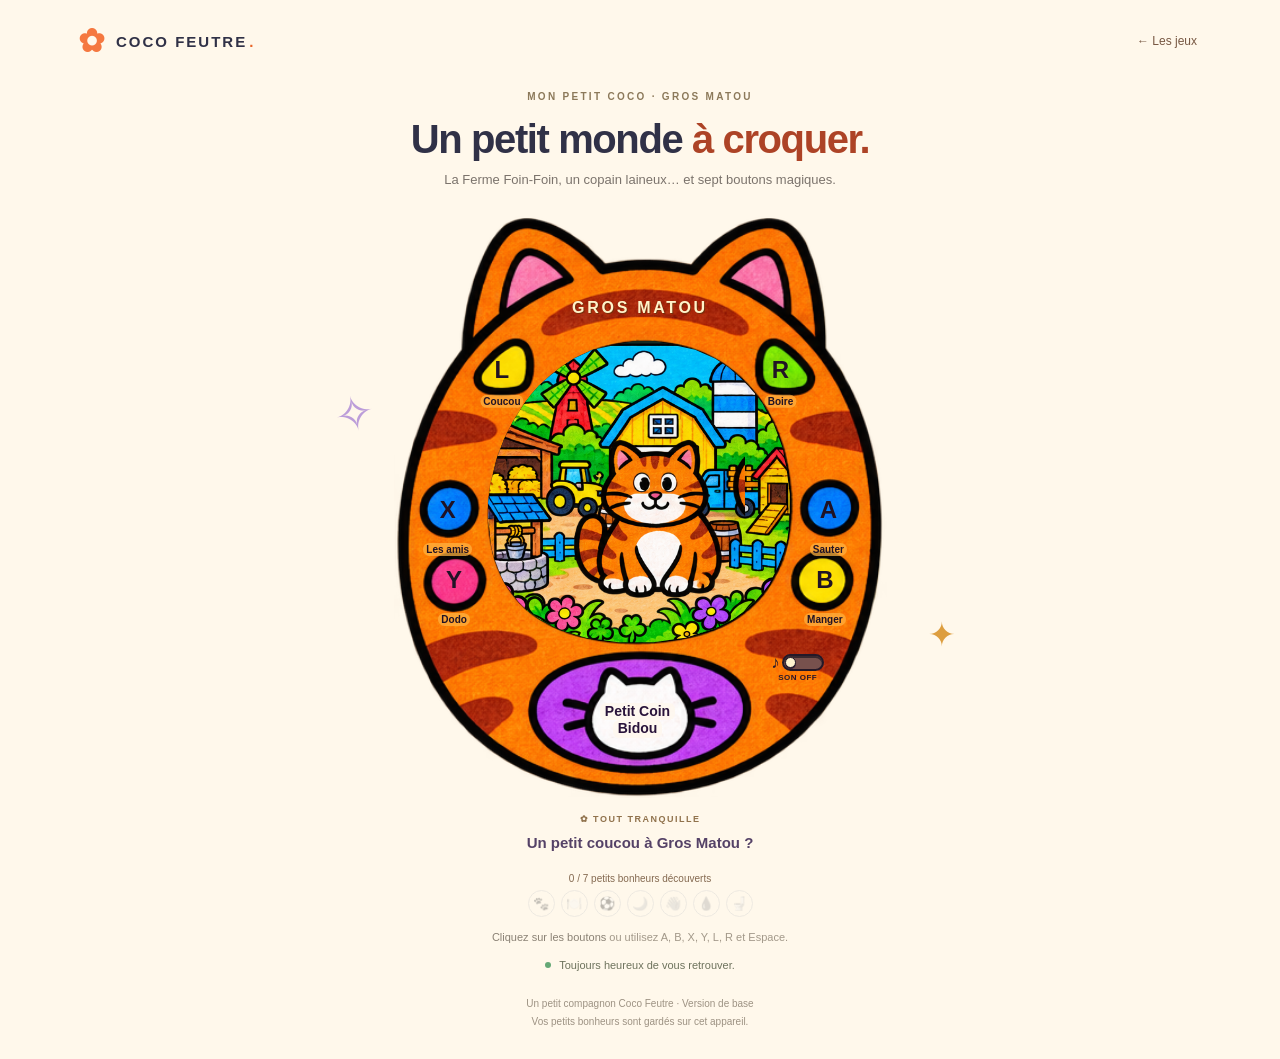
<file: tamagotchi/index.html>
<!doctype html>
<html lang="fr"><head>
<meta charset="utf-8"><meta name="viewport" content="width=device-width, initial-scale=1">
<meta name="theme-color" content="#fff8eb"><meta name="description" content="Gros Matou dans sa petite console-œuf Coco Feutre. Sept boutons, Pinouille et la Ferme Foin-Foin.">
<title>Gros Matou · Mon petit Coco</title><link rel="stylesheet" href="style.css"><link rel="stylesheet" href="screen-mask.css">
</head><body>
<header><a class="brand" href="../#jeux" aria-label="Retour aux Jeux Coco Feutre"><span class="brand-mark">✿</span> COCO FEUTRE<span class="brand-dot">.</span></a><a class="back-link" href="../#jeux">← Les jeux</a></header>
<main><div class="intro"><span class="eyebrow">MON PETIT COCO · GROS MATOU</span><h1>Un petit monde <span>à croquer.</span></h1><p>La Ferme Foin-Foin, un copain laineux… et sept boutons magiques.</p></div>
<div class="toy-wrap"><span class="doodle star-left" aria-hidden="true">✧</span><span class="doodle star-right" aria-hidden="true">✦</span>
<div class="console" aria-label="Console-œuf de Gros Matou">
<div class="shell-art art" data-art="shell" aria-hidden="true"></div>
<div class="toy-title" aria-hidden="true">GROS MATOU</div>
<button id="sound" class="sound-switch" type="button" aria-pressed="false" aria-label="Activer le son" title="Activer ou couper les sons et les miaous"><span class="sound-icon" aria-hidden="true">♪</span><span class="sound-track" aria-hidden="true"><i></i></span><span class="sound-label">SON OFF</span></button>
<div class="screen" data-state="idle" role="img" aria-label="Gros Matou dans la cour de la Ferme Foin-Foin">
<div class="farm art" data-art="farm"></div><div class="night"></div><span class="moon" aria-hidden="true">☾</span>
<div class="pillow prop art" data-art="pillow"></div>
<div class="cat actor art" id="cat" data-art="front"></div>
<div class="friend actor art" data-art="pinouille"></div>
<div class="ball prop art" data-art="ball"></div><div class="water prop art" data-art="water"></div><div class="food prop art" data-art="food"></div>
<div class="toilet prop art" data-art="toilet"></div>
<div class="grass art" data-art="grass"></div><div class="sparkles" id="effect-text" aria-hidden="true">♡</div>
</div>
<button class="control shoulder l" data-action="wave" aria-label="L : faire coucou et miaou" title="Coucou… et miaou !"><b>L</b><span>Coucou</span></button>
<button class="control shoulder r" data-action="drink" aria-label="R : boire un bol d’eau"><b>R</b><span>Boire</span></button>
<button class="control face x" data-action="play" aria-label="X : jouer avec Pinouille"><b>X</b><span>Les amis</span></button>
<button class="control face y" data-action="sleep" aria-label="Y : faire dodo"><b>Y</b><span>Dodo</span></button>
<button class="control face a" data-action="jump" aria-label="A : sauter"><b>A</b><span>Sauter</span></button>
<button class="control face b" data-action="eat" aria-label="B : manger les croquettes"><b>B</b><span>Manger</span></button>
<button class="bidou" data-action="toilet" aria-label="Petit Coin Bidou"><span>Petit Coin</span><strong>Bidou</strong></button>
</div></div>
<div class="message" aria-live="polite" aria-atomic="true"><span id="mood">✿ Tout tranquille</span><p id="speech">Un petit coucou à Gros Matou ?</p></div>
<div class="souvenirs" aria-label="Petits bonheurs découverts"><p id="progress-count">0 / 7 petits bonheurs découverts</p><div id="progress-icons"></div></div>
<p class="hint">Cliquez sur les boutons <span>ou utilisez A, B, X, Y, L, R et Espace.</span></p>
<div class="under-toy"><span class="status-dot"></span> Toujours heureux de vous retrouver.</div>
<footer>Un petit compagnon Coco Feutre · Version de base<br><span id="save-note">Vos petits bonheurs sont gardés sur cet appareil.</span></footer>
</main><script src="atlas.js"></script><script src="sounds.js"></script><script src="progress.js"></script><script src="game.js"></script></body></html>
</file>
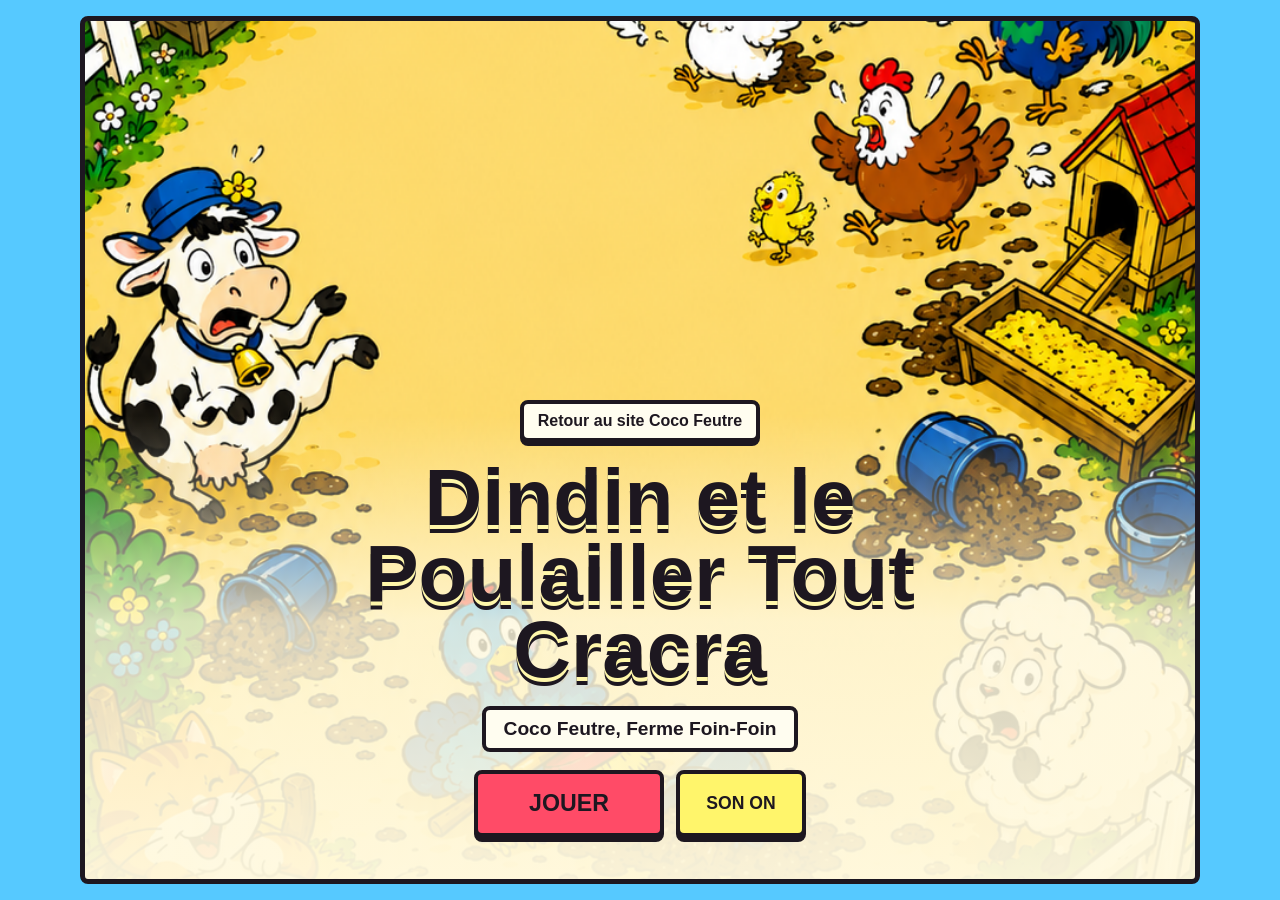
<file: jeux/dindin-poulailler/index.html>
<!doctype html>
<html lang="fr">
  <head>
    <meta charset="utf-8" />
    <meta name="viewport" content="width=device-width, initial-scale=1" />
    <title>Dindin et le Poulailler Tout Cracra</title>
    <link rel="stylesheet" href="./style.css" />
  </head>
  <body>
    <main class="shell">
      <section id="titleScreen" class="screen title-screen">
        <a class="site-link" href="../../index.html">Retour au site Coco Feutre</a>
        <div class="title-art" aria-hidden="true">
          <span class="sun"></span>
          <span class="coop"></span>
          <span class="dindin"></span>
          <span class="hay"></span>
        </div>
        <h1>Dindin et le Poulailler Tout Cracra</h1>
        <p>Coco Feutre, Ferme Foin-Foin</p>
        <div class="title-actions">
          <button id="playButton" class="primary-button">JOUER</button>
          <button id="soundButton" class="sound-button" type="button">SON ON</button>
        </div>
      </section>

      <section id="gameScreen" class="screen game-screen hidden">
        <header class="hud">
          <div class="hud-pill">Niveau <span id="levelLabel">1</span></div>
          <div class="clean-meter" aria-label="Jauge de proprete">
            <span id="cleanBar"></span>
          </div>
          <div class="hud-pill"><span id="cleanLabel">0</span>% propre</div>
          <button id="menuButton" class="menu-button">Menu</button>
        </header>

        <div class="stage-wrap">
          <canvas id="gameCanvas" width="960" height="600" aria-label="Jeu Dindin"></canvas>
          <div id="victoryBanner" class="victory hidden">
            <strong>Glou-glou !</strong>
            <span>Poulailler presque tout propre</span>
          </div>
        </div>

        <nav class="mobile-pad" aria-label="Commandes mobiles">
          <button data-dir="up">&uarr;</button>
          <button data-dir="left">&larr;</button>
          <button data-dir="down">&darr;</button>
          <button data-dir="right">&rarr;</button>
        </nav>
      </section>

      <section id="finalScreen" class="screen final-screen hidden">
        <button id="finalSoundButton" class="sound-button final-sound-button" type="button">SON ON</button>
        <div class="final-panel">
          <h2>Bravo !</h2>
          <p>Le poulailler est tout joyeux !</p>
          <div class="final-actions">
            <button id="replayButton" class="primary-button" type="button">REJOUER</button>
            <button id="finalMenuButton" class="sound-button" type="button">MENU</button>
          </div>
        </div>
      </section>
    </main>

    <script src="./src/audioManager.js"></script>
    <script src="./game.js"></script>
  </body>
</html>
</file>
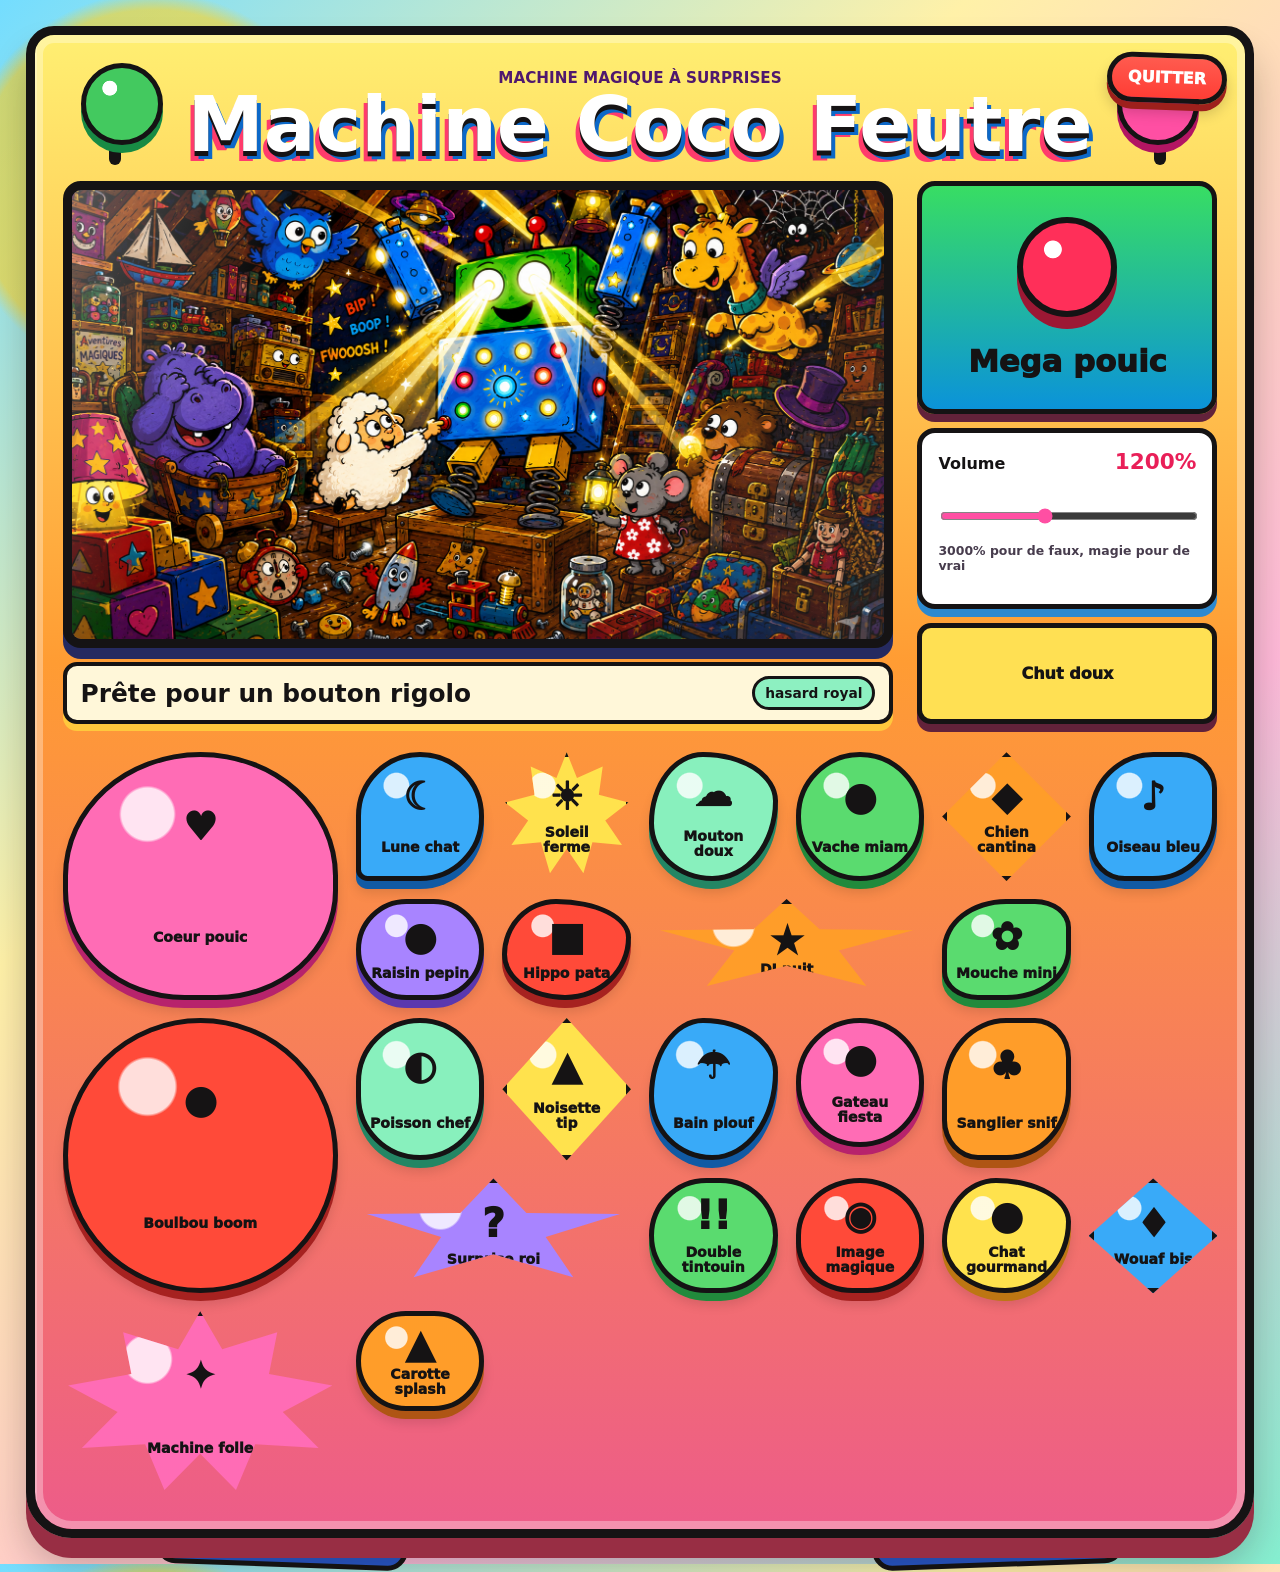
<file: jeux/machine-a-pouic/index.html>
﻿<!doctype html>
<html lang="fr">
  <head>
    <meta charset="utf-8" />
    <meta name="viewport" content="width=device-width, initial-scale=1" />
    <title>Machine Coco Feutre</title>
    <link rel="stylesheet" href="styles.css" />
  </head>
  <body>
    <main class="workshop" aria-live="polite">
      <section class="machine" aria-label="Machine Coco Feutre à boutons rigolos">
        <a class="quit-button" href="../../" aria-label="Quitter la Machine à Pouic et revenir à Coco Feutre">QUITTER</a>
        <header class="machine__top">
          <div class="antenna antenna--left"></div>
          <div>
            <p class="eyebrow">Machine magique à surprises</p>
            <h1>Machine Coco Feutre</h1>
          </div>
          <div class="antenna antenna--right"></div>
        </header>

        <div class="machine__body">
          <section class="screen-zone" aria-label="Ecran des surprises">
            <div class="screen">
              <img id="surpriseImage" src="assets/images/magic-toy-machine.png" alt="Illustration surprise Coco Feutre" />
              <div class="screen__shine"></div>
              <div id="sparkles" class="sparkles" aria-hidden="true"></div>
            </div>
            <div class="ticker">
              <span id="surpriseTitle">Prête pour un bouton rigolo</span>
              <span id="surpriseMode">hasard royal</span>
            </div>
          </section>

          <aside class="control-tower" aria-label="Commandes de la machine">
            <button class="lever" id="megaButton" type="button">
              <span class="lever__ball"></span>
              <span>Mega pouic</span>
            </button>

            <label class="volume" for="volumeControl">
              <span class="volume__head">
                <span>Volume</span>
                <strong id="volumeReadout">1200%</strong>
              </span>
              <input id="volumeControl" type="range" min="0" max="3000" step="50" value="1200" />
              <span class="volume__joke">3000% pour de faux, magie pour de vrai</span>
            </label>

            <button class="tiny-command" id="stopButton" type="button">Chut doux</button>
          </aside>
        </div>

        <section class="button-field" id="buttonField" aria-label="Boutons surprises"></section>
      </section>
    </main>

    <script src="script.js"></script>
  </body>
</html>
</file>
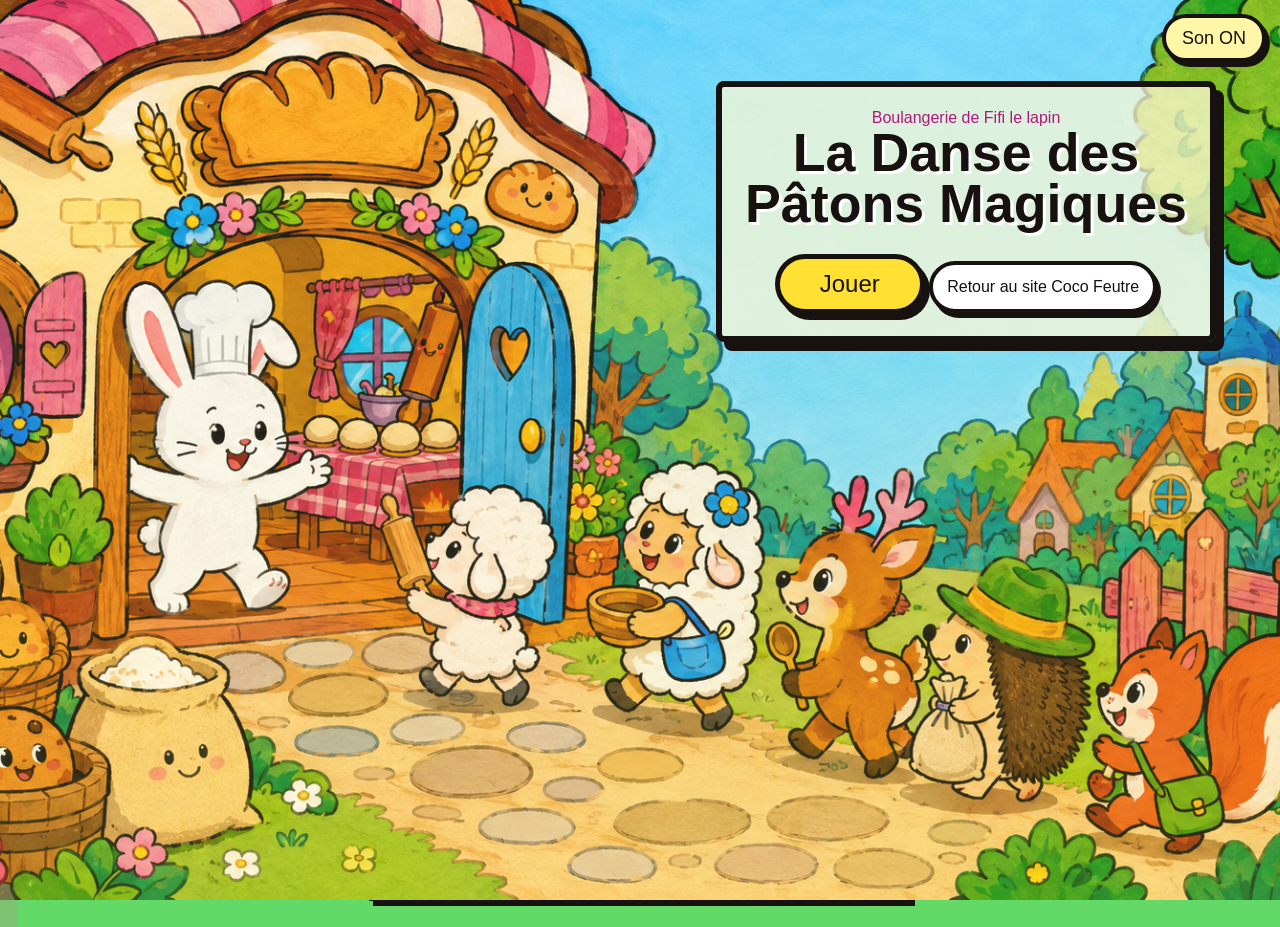
<file: jeux/patons/index.html>
<!doctype html>
<html lang="fr">
  <head>
    <meta charset="utf-8" />
    <meta name="viewport" content="width=device-width, initial-scale=1" />
    <title>La Danse des Pâtons Magiques - Coco Feutre</title>
    <link rel="stylesheet" href="style.css" />
  </head>
  <body>
    <main class="game-shell" aria-labelledby="game-title">
      <button id="sound-toggle" class="sound-toggle" type="button" aria-pressed="true">Son ON</button>
      <section id="menu-screen" class="screen screen-menu" aria-labelledby="menu-title">
        <div class="screen-art" aria-hidden="true"></div>
        <div class="screen-panel">
          <p class="kicker">Boulangerie de Fifi le lapin</p>
          <h1 id="menu-title">La Danse des Pâtons Magiques</h1>
          <button id="start-button" class="primary-button" type="button">Jouer</button>
          <a class="site-return-button" href="../../index.html">Retour au site Coco Feutre</a>
        </div>
      </section>

      <header class="topbar">
        <a class="back-button" href="../../index.html" aria-label="Retour au menu">
          <span aria-hidden="true">‹</span>
          Retour au menu
        </a>
        <div class="title-block">
          <p class="kicker">Boulangerie de Fifi le lapin</p>
          <h1 id="game-title">La Danse des Pâtons Magiques</h1>
          <p id="level-name" class="level-name">Niveau 1</p>
        </div>
        <div class="score-pill" aria-live="polite">
          <span id="done-count">0</span>/<span id="done-total">6</span>
        </div>
      </header>

      <section class="bakery-stage" aria-label="Table à pâtisser magique">
        <div class="wall-decor" aria-hidden="true">
          <span class="jar jar-one"></span>
          <span class="jar jar-two"></span>
          <span class="bun bun-one"></span>
          <span class="bun bun-two"></span>
        </div>

        <div class="table">
          <div class="table-pattern" aria-hidden="true"></div>
          <div id="board" class="board" aria-live="polite"></div>
        </div>
      </section>

      <p id="status-message" class="status-message" aria-live="polite">
        Attrape un pâton rond, puis tire doucement pour guider la pâte.
      </p>

      <section id="level-complete-screen" class="screen screen-level is-hidden" aria-labelledby="level-complete-title" aria-live="polite">
        <div class="screen-panel">
          <p id="level-complete-kicker" class="kicker">Niveau réussi</p>
          <h2 id="level-complete-title">Les pâtons dansent encore !</h2>
          <button id="next-level-button" class="primary-button" type="button">Niveau suivant</button>
        </div>
      </section>

      <section id="victory-screen" class="screen screen-victory is-hidden" aria-labelledby="victory-title" aria-live="polite">
        <div class="screen-art" aria-hidden="true"></div>
        <div class="screen-panel">
          <p class="kicker">Fifi applaudit</p>
          <h2 id="victory-title">Tous les pâtons sont prêts !</h2>
          <button id="replay-button" class="primary-button" type="button">Rejouer</button>
          <a class="site-return-button" href="../../index.html">Retour au site Coco Feutre</a>
        </div>
      </section>
    </main>

    <script src="script.js"></script>
  </body>
</html>
</file>
<file: tamagotchi/style.css>
:root{color-scheme:light;--ink:#303147}*{box-sizing:border-box}body{margin:0;background:#fff8eb;color:var(--ink);font-family:"Trebuchet MS",Arial,sans-serif}button,a{-webkit-tap-highlight-color:transparent}button{font:inherit;cursor:pointer}button:focus-visible,a:focus-visible{outline:3px solid #7752b9;outline-offset:5px}header{max-width:1200px;padding:24px 38px;margin:auto;display:flex;align-items:center;justify-content:space-between}.brand{font-size:15px;font-weight:900;letter-spacing:2px;text-decoration:none;color:#303147;display:flex;align-items:center;gap:9px}.brand-mark{color:#f57840;font-size:32px;line-height:1}.brand-dot{color:#e86528;margin-left:-7px}.sound{border:1.5px solid #ddd6c8;background:transparent;border-radius:24px;padding:9px 14px;font-size:16px;color:#605a67;display:flex;gap:8px;align-items:center}.sound span{font-size:12px}main{text-align:center;padding:4px 15px 28px}.eyebrow{font-size:10px;letter-spacing:2.3px;font-weight:800;color:#8c795a}h1{font-size:clamp(28px,4vw,40px);font-weight:900;letter-spacing:-1.4px;line-height:1.15;margin:12px 0 10px}h1 span{color:#ad4326}.intro p{font-size:13px;color:#7b736c;margin:0}.toy-wrap{position:relative;width:min(100%,493px);margin:22px auto 0}.console{position:relative;width:100%;aspect-ratio:438/523;isolation:isolate}.art{position:absolute;pointer-events:none}.art svg{display:block;width:100%;height:100%;overflow:hidden;pointer-events:none}.shell-art{inset:0;z-index:0}.toy-title{position:absolute;left:28%;width:44%;top:15.3%;color:#fff3c9;text-shadow:1px 1px 0 #76300c;font-size:clamp(10px,3vw,16px);letter-spacing:2.7px;font-weight:900;z-index:3}.screen{position:absolute;overflow:hidden;background:#17291d;z-index:1;isolation:isolate}.farm{inset:0;z-index:0}.farm svg{object-fit:cover}.night{position:absolute;inset:0;background:#101446;opacity:0;z-index:1;transition:opacity .6s}.moon{display:none;position:absolute;left:60%;top:7%;font-size:32px;color:#fff1ab;z-index:2}.actor{z-index:4;transform-origin:50% 100%}.cat{left:20%;bottom:15%;width:65%;height:53%;animation:breathe 3.8s ease-in-out infinite}.friend{display:none;left:52%;bottom:17%;width:48%;height:44%;z-index:3}.prop{display:none;z-index:5}.water,.food{left:31%;bottom:9%;width:28%;height:18%}.pillow{left:18%;bottom:12%;width:66%;height:31%;z-index:3}.ball{left:59%;bottom:12%;width:19%;height:18%;z-index:5}.toilet{left:9%;bottom:12%;width:82%;height:56%;z-index:6}.grass{left:-3%;bottom:-2%;width:106%;height:20%;z-index:7}.sparkles{position:absolute;left:31%;top:13%;width:40%;display:none;color:#fff6b3;font-size:30px;line-height:1;text-shadow:1px 1px #442650;z-index:6;animation:float 1.8s ease-in-out infinite}.control{position:absolute;z-index:5;border:0;padding:0;background:transparent;color:#201326;display:flex;align-items:center;justify-content:center;flex-direction:column;gap:1px;transform:translate(-50%,-50%);touch-action:manipulation;border-radius:50%;width:13%;aspect-ratio:1}.control b{font-size:clamp(15px,4.4vw,24px);line-height:1;transition:transform .12s}.control span{position:absolute;top:101%;font-weight:bold;font-size:clamp(7px,1.8vw,10px);white-space:nowrap;background:#ffb342b8;border-radius:8px;padding:1px 3px}.control:hover{background:#fff6cf2b}.control:active,.control.pressed{background:#fff8cf70}.control:active b,.control.pressed b{transform:scale(.88)}.shoulder{top:27.4%;width:12%;aspect-ratio:1.05}.shoulder.l{left:22%}.shoulder.r{left:78.5%}.shoulder span{top:94%}.face.x{left:11%;top:51.1%}.face.y{left:12.3%;top:63.1%}.face.a{left:88.2%;top:51.1%}.face.b{left:87.5%;top:63.1%}.bidou{position:absolute;z-index:5;top:77.1%;left:27.5%;width:44%;height:19.5%;border:0;background:transparent;border-radius:50%;display:flex;align-items:center;justify-content:center;flex-direction:column;color:#29143b;font-weight:900;font-size:clamp(9px,2.5vw,14px);line-height:1.1;touch-action:manipulation}.bidou span,.bidou strong{background:#fff8edc9;border-radius:6px;padding:1px 5px}.bidou:hover,.bidou.pressed{background:#fff5d32e}.bidou:active strong{transform:scale(.94)}.message{margin:10px auto 0;min-height:61px;max-width:420px}.message>span{font-size:9px;font-weight:bold;text-transform:uppercase;letter-spacing:1.5px;color:#90724c}.message p{font-size:15px;color:#554267;margin:7px 0 0;font-weight:bold;line-height:1.35}.hint{font-size:11px;color:#8a8174;margin:4px 0 0}.hint span{color:#a29889}.under-toy{margin-top:16px;font-size:11px;color:#6e735d;display:flex;justify-content:center;align-items:center;gap:8px}.status-dot{width:6px;height:6px;border-radius:50%;background:#65a876}footer{font-size:10px;color:#9d9283;line-height:1.8;margin-top:24px}footer a{color:#8d8072;text-decoration:none}footer a:hover{text-decoration:underline}.doodle{position:absolute;font-size:48px;color:#bc9dd9;z-index:-1}.star-left{left:-12%;top:30%;transform:rotate(-14deg)}.star-right{right:-14%;top:69%;color:#dd9e3f;font-size:33px}.screen[data-state="jump"] .cat{animation:jump 2.4s ease-in-out both}.screen[data-state="eat"] .food,.screen[data-state="drink"] .water,.screen[data-state="play"] .friend,.screen[data-state="play"] .ball,.screen[data-state="sleep"] .pillow,.screen[data-state="toilet"] .toilet{display:block}.screen[data-state="eat"] .cat,.screen[data-state="drink"] .cat{animation:nibble .55s ease-in-out infinite}.screen[data-state="sleep"] .cat{left:21%;bottom:16%;width:60%;height:42%;animation:sleeping 4s ease-in-out infinite}.screen[data-state="sleep"] .night{opacity:.53}.screen[data-state="sleep"] .moon{display:block}.screen[data-state="wave"] .cat{animation:wave .7s ease-in-out 4}.screen[data-state="play"] .cat{left:0%;width:57%;height:48%;bottom:17%;animation:happy .7s ease-in-out infinite}.screen[data-state="play"] .ball{animation:ball 1.5s ease-in-out infinite}.screen[data-state="play"] .friend{animation:friend 1.5s ease-in-out infinite}.screen[data-state="toilet"] .toilet{animation:privacy .5s ease-in-out infinite}.screen[data-state="toilet"] .cat{visibility:hidden}.screen[data-state="sleep"] .sparkles,.screen[data-state="wave"] .sparkles{display:block}.screen[data-state="sleep"] .sparkles{font-size:18px;top:33%;left:21%}.screen[data-state="sleep"] .grass{filter:brightness(.7)}@keyframes breathe{50%{transform:translateY(-1.5px) scaleY(1.015)}}@keyframes jump{0%,13%,100%{transform:translateY(0) scale(1)}22%{transform:scale(1.05,.89)}40%,57%{transform:translateY(-40%) rotate(-5deg)}75%{transform:translateY(0) scale(1.07,.9)}}@keyframes nibble{50%{transform:translateY(3px) rotate(1.5deg)}}@keyframes wave{50%{transform:rotate(-5deg)}}@keyframes sleeping{50%{transform:scaleY(1.035)}}@keyframes ball{50%{transform:translate(-155%,-55%) rotate(-65deg)}}@keyframes friend{50%{transform:translateY(-9px) rotate(-3deg)}}@keyframes happy{50%{transform:translateY(-5px) rotate(2deg)}}@keyframes privacy{50%{transform:rotate(1deg)}}@keyframes float{50%{transform:translateY(-7px);opacity:.7}}@media(max-width:600px){header{padding:19px 20px}.brand{font-size:12px;letter-spacing:1.3px}.brand-mark{font-size:27px}main{padding-top:9px}.intro p{font-size:12px;max-width:290px;margin:auto;line-height:1.5}.toy-wrap{margin-top:20px;max-width:420px}.star-left{left:0;font-size:25px;top:5%}.star-right{right:0;top:85%;font-size:21px}.hint span{display:block;margin-top:5px;font-size:10px}.message{margin-top:13px;min-height:61px}.message p{font-size:14px}.under-toy{margin-top:15px}footer{margin-top:21px}.toy-title{letter-spacing:1.6px}.sparkles{font-size:23px}}@media(prefers-reduced-motion:reduce){*,*:before,*:after{animation-duration:.01ms!important;animation-iteration-count:1!important;transition:none!important}}

/* Interrupteur à cliquet sur la coque, et souvenirs locaux. */
.back-link{font-size:12px;color:#775742;text-decoration:none;padding:10px 5px}.back-link:hover{text-decoration:underline}
.sound-switch{position:absolute;z-index:8;left:73.5%;top:73.5%;width:17%;height:9%;min-height:44px;min-width:44px;display:flex;align-items:center;justify-content:center;align-content:center;flex-wrap:wrap;gap:2px;border:0;border-radius:14px;background:transparent;color:#29182c;touch-action:manipulation;padding:2px;cursor:pointer}
.sound-switch:hover{background:#fff8d238}.sound-icon{font-size:17px;line-height:1}.sound-track{display:block;width:53%;height:17px;border:2px solid #241929;border-radius:20px;background:#77514d;box-shadow:inset 0 2px 0 #38282d;position:relative}.sound-track i{display:block;position:absolute;left:1px;top:1px;width:11px;height:11px;border:1px solid #241929;border-radius:50%;background:#fff4d0;box-shadow:0 1px 0 #352335;transition:left .12s}.sound-switch[aria-pressed="true"] .sound-track{background:#8fdb4e}.sound-switch[aria-pressed="true"] .sound-track i{left:calc(100% - 12px)}.sound-label{flex-basis:100%;font-size:8px;font-weight:bold;line-height:1.2;letter-spacing:.5px}.sound-switch:active .sound-track{transform:translateY(1px)}
.souvenirs{margin:4px auto 14px;max-width:340px}.souvenirs p{margin:0 0 6px;font-size:10px;color:#846950}.souvenir{display:inline-flex;justify-content:center;align-items:center;width:27px;height:27px;margin:0 3px;border:1px solid #dacfbf;border-radius:50%;font-size:13px;filter:grayscale(1);opacity:.38}.souvenir.discovered{filter:none;opacity:1;background:#fff0bc;border-color:#d6a153}
@media(max-width:600px){.sound-switch{left:73%;top:72.8%;border-radius:9px;gap:1px}.sound-track{height:14px}.sound-track i{width:8px;height:8px}.sound-switch[aria-pressed="true"] .sound-track i{left:calc(100% - 9px)}.sound-icon{font-size:13px}.sound-label{font-size:7px}.souvenirs{margin-top:5px}.souvenir{width:26px;height:26px;margin:0 2px}}
</file>
<file: tamagotchi/screen-mask.css>
.screen{left:19.1781%;top:22.3709%;width:61.4155%;height:51.434%;clip-path:polygon(48.699% 0.000%,34.572% 2.974%,28.253% 5.948%,23.792% 8.922%,20.074% 11.896%,16.729% 14.870%,14.126% 17.844%,11.896% 20.818%,10.037% 23.792%,8.178% 26.766%,6.691% 29.740%,5.204% 32.714%,4.089% 35.688%,2.974% 38.662%,2.230% 41.636%,1.487% 44.610%,0.743% 47.584%,0.372% 50.558%,0.000% 53.532%,0.000% 56.506%,0.000% 59.480%,0.372% 62.454%,0.743% 65.428%,1.115% 68.401%,1.859% 71.375%,2.974% 74.349%,4.089% 77.323%,5.576% 80.297%,7.807% 83.271%,10.037% 86.245%,13.011% 89.219%,17.472% 92.193%,23.048% 95.167%,32.342% 98.141%,43.123% 99.628%,54.647% 99.628%,65.056% 98.141%,74.721% 95.167%,80.669% 92.193%,84.758% 89.219%,88.104% 86.245%,90.706% 83.271%,92.937% 80.297%,94.424% 77.323%,95.911% 74.349%,97.026% 71.375%,98.141% 68.401%,98.885% 65.428%,99.257% 62.454%,99.628% 59.480%,99.628% 56.506%,99.628% 53.532%,99.628% 50.558%,99.257% 47.584%,98.885% 44.610%,98.513% 41.636%,97.770% 38.662%,97.398% 35.688%,96.283% 32.714%,95.167% 29.740%,94.052% 26.766%,92.193% 23.792%,90.706% 20.818%,88.476% 17.844%,85.874% 14.870%,82.900% 11.896%,79.554% 8.922%,75.093% 5.948%,68.401% 2.974%,54.647% 0.000%)}
</file>
<file: jeux/dindin-poulailler/style.css>
:root {
  --ink: #1d1720;
  --sky: #7bdfff;
  --grass: #5de35f;
  --grass-dark: #31b847;
  --sun: #ffd642;
  --wood: #ff7a2f;
  --blue: #24b8ff;
  --cream: #fff5c2;
  --panel: #fffdf0;
}

* {
  box-sizing: border-box;
}

html,
body {
  min-height: 100%;
}

body {
  margin: 0;
  color: var(--ink);
  font-family: "Trebuchet MS", "Arial Rounded MT Bold", Arial, sans-serif;
  background: #56c9ff;
}

button {
  color: var(--ink);
  font: inherit;
  font-weight: 900;
  cursor: pointer;
  border: 4px solid var(--ink);
  box-shadow: 0 5px 0 var(--ink);
  touch-action: manipulation;
  transition: transform 120ms ease, box-shadow 120ms ease, filter 120ms ease;
}

button:hover,
button:focus-visible,
.site-link:hover,
.site-link:focus-visible {
  filter: saturate(1.12) brightness(1.04);
  transform: translateY(-1px);
}

button:focus-visible,
.site-link:focus-visible {
  outline: 4px solid #fff56b;
  outline-offset: 3px;
}

button:active {
  transform: translateY(4px);
  box-shadow: 0 1px 0 var(--ink);
}

.shell {
  display: grid;
  min-height: 100vh;
  place-items: center;
  padding: 16px;
}

.screen {
  width: min(1120px, 100%);
}

.hidden {
  display: none !important;
}

.title-screen {
  display: grid;
  align-content: end;
  justify-items: center;
  gap: 18px;
  min-height: calc(100vh - 32px);
  padding: clamp(18px, 4vw, 42px);
  text-align: center;
  background:
    linear-gradient(180deg, rgba(255, 255, 255, 0) 0 46%, rgba(255, 249, 224, 0.82) 70%, rgba(255, 249, 224, 0.96) 100%),
    url("./assets/menu-dindin.png") center / cover no-repeat;
  border: 5px solid var(--ink);
  border-radius: 8px;
}

.site-link {
  padding: 8px 14px;
  color: var(--ink);
  background: var(--panel);
  border: 4px solid var(--ink);
  border-radius: 8px;
  box-shadow: 0 4px 0 var(--ink);
  font-weight: 900;
  text-decoration: none;
  transition: transform 120ms ease, filter 120ms ease;
}

.title-screen h1 {
  width: min(760px, 100%);
  margin: 0;
  font-size: clamp(2.2rem, 7vw, 5rem);
  line-height: 0.95;
  text-shadow: 0 4px 0 #fff7aa, 0 8px 0 var(--ink);
}

.title-screen p {
  margin: 0;
  padding: 8px 18px;
  border: 4px solid var(--ink);
  border-radius: 8px;
  background: var(--panel);
  font-size: 1.2rem;
  font-weight: 900;
}

.title-art {
  display: none;
}

.title-art span {
  position: absolute;
  display: block;
  border: 5px solid var(--ink);
}

.title-art .sun {
  top: 18px;
  right: 54px;
  width: 70px;
  height: 70px;
  border-radius: 50%;
  background: var(--sun);
}

.title-art .coop {
  left: 54px;
  bottom: 34px;
  width: 170px;
  height: 118px;
  border-radius: 8px 8px 0 0;
  background: var(--wood);
}

.title-art .coop::before {
  position: absolute;
  inset: -54px -18px auto;
  height: 62px;
  content: "";
  border: 5px solid var(--ink);
  background: #ff3f58;
  clip-path: polygon(50% 0, 100% 100%, 0 100%);
}

.title-art .dindin {
  right: 218px;
  bottom: 36px;
  width: 88px;
  height: 88px;
  border-radius: 50%;
  background: var(--blue);
}

.title-art .dindin::before,
.title-art .dindin::after {
  position: absolute;
  content: "";
  border: 4px solid var(--ink);
  border-radius: 50%;
  background: #fff;
}

.title-art .dindin::before {
  top: 19px;
  left: 18px;
  width: 14px;
  height: 14px;
}

.title-art .dindin::after {
  top: 19px;
  right: 18px;
  width: 14px;
  height: 14px;
}

.title-art .hay {
  right: 70px;
  bottom: 42px;
  width: 118px;
  height: 58px;
  border-radius: 8px;
  background: #ffe14d;
}

.primary-button {
  min-width: 190px;
  padding: 16px 28px;
  border-radius: 8px;
  background: #ff4b67;
  font-size: 1.45rem;
}

.title-actions {
  display: flex;
  gap: 12px;
  flex-wrap: wrap;
  justify-content: center;
}

.sound-button {
  min-width: 130px;
  padding: 16px 18px;
  border-radius: 8px;
  background: #fff56b;
  font-size: 1.1rem;
}

.final-screen {
  position: relative;
  display: grid;
  min-height: calc(100vh - 32px);
  place-items: center;
  padding: clamp(18px, 4vw, 42px);
  text-align: center;
  background:
    linear-gradient(180deg, rgba(255, 255, 255, 0.08), rgba(255, 248, 210, 0.36)),
    url("./assets/fin-dindin.png") center / cover no-repeat,
    #f7d56c;
  border: 5px solid var(--ink);
  border-radius: 8px;
}

.final-sound-button {
  position: absolute;
  top: 14px;
  right: 14px;
  min-width: 112px;
  padding: 12px 14px;
  font-size: 0.95rem;
}

.final-panel {
  display: grid;
  justify-items: center;
  gap: 14px;
  width: min(560px, 100%);
  padding: clamp(18px, 4vw, 30px);
  border: 5px solid var(--ink);
  border-radius: 8px;
  background: rgba(255, 253, 240, 0.92);
  box-shadow: 0 8px 0 var(--ink);
}

.final-panel h2 {
  margin: 0;
  font-size: clamp(2.6rem, 10vw, 5.6rem);
  line-height: 0.95;
  text-shadow: 0 4px 0 #ffe758;
}

.final-panel p {
  margin: 0;
  font-size: clamp(1rem, 4vw, 1.45rem);
  font-weight: 900;
}

.final-actions {
  display: flex;
  flex-wrap: wrap;
  justify-content: center;
  gap: 12px;
}

.game-screen {
  display: grid;
  gap: 12px;
}

.hud {
  display: grid;
  grid-template-columns: auto 1fr auto auto;
  align-items: center;
  gap: 10px;
}

.hud-pill,
.clean-meter,
.menu-button {
  min-height: 44px;
  border: 4px solid var(--ink);
  border-radius: 8px;
  background: var(--panel);
}

.hud-pill {
  display: grid;
  align-items: center;
  padding: 0 14px;
  font-weight: 900;
}

.clean-meter {
  overflow: hidden;
  background: #fff;
}

.clean-meter span {
  display: block;
  width: 0%;
  height: 100%;
  background: linear-gradient(90deg, #18cf62, #e6ff58);
  transition: width 180ms ease;
}

.menu-button {
  padding: 0 16px;
  box-shadow: none;
}

.stage-wrap {
  position: relative;
  width: 100%;
  aspect-ratio: 16 / 10;
  max-height: calc(100vh - 170px);
  overflow: hidden;
  border: 5px solid var(--ink);
  border-radius: 8px;
  background: var(--grass);
}

canvas {
  display: block;
  width: 100%;
  height: 100%;
}

.victory {
  position: absolute;
  inset: 0;
  display: grid;
  place-content: center;
  gap: 8px;
  text-align: center;
  background:
    linear-gradient(180deg, rgba(255, 255, 255, 0.12), rgba(255, 248, 210, 0.78)),
    url("./assets/fin-dindin.png") center / cover no-repeat;
  animation: pop 650ms ease both;
}

.victory strong {
  font-size: clamp(2.4rem, 9vw, 6rem);
  text-shadow: 0 5px 0 #ffe758, 0 10px 0 var(--ink);
}

.victory span {
  font-size: clamp(1rem, 3vw, 1.5rem);
  font-weight: 900;
}

.mobile-pad {
  display: none;
  grid-template-columns: 64px 64px 64px;
  grid-template-areas:
    ". up ."
    "left down right";
  justify-content: center;
  gap: 8px;
  padding-bottom: 8px;
}

.mobile-pad button {
  width: 68px;
  height: 62px;
  border-radius: 8px;
  background: #fff56b;
  font-size: 1.6rem;
  user-select: none;
}

.mobile-pad [data-dir="up"] {
  grid-area: up;
}

.mobile-pad [data-dir="left"] {
  grid-area: left;
}

.mobile-pad [data-dir="down"] {
  grid-area: down;
}

.mobile-pad [data-dir="right"] {
  grid-area: right;
}

@keyframes pop {
  0% {
    opacity: 0;
    transform: scale(0.94);
  }
  100% {
    opacity: 1;
    transform: scale(1);
  }
}

@media (max-width: 760px) {
  .shell {
    align-content: start;
    padding: 10px;
  }

  .hud {
    grid-template-columns: 1fr 1fr;
  }

  .clean-meter {
    grid-column: 1 / -1;
    grid-row: 2;
  }

  .menu-button {
    min-height: 44px;
  }

  .stage-wrap {
    max-height: none;
  }

  .mobile-pad {
    display: grid;
  }
}
</file>
<file: jeux/machine-a-pouic/styles.css>
﻿:root {
  --ink: #151314;
  --cream: #fff7d9;
  --blue: #0b8bf0;
  --deep-blue: #123f91;
  --pink: #ff4fa3;
  --red: #ff3d35;
  --yellow: #ffd426;
  --green: #43c95f;
  --mint: #8df0c1;
  --orange: #ff8b21;
  --violet: #8b5cff;
  --shadow: rgba(22, 18, 12, 0.24);
}

* {
  box-sizing: border-box;
}

body {
  min-height: 100vh;
  margin: 0;
  color: var(--ink);
  font-family: "Trebuchet MS", "Segoe UI", system-ui, sans-serif;
  background:
    radial-gradient(circle at 12% 12%, rgba(255, 212, 38, 0.62) 0 10%, transparent 11%),
    radial-gradient(circle at 85% 18%, rgba(67, 201, 95, 0.52) 0 9%, transparent 10%),
    linear-gradient(135deg, #74ddff 0%, #fff1a8 34%, #ffb9d9 68%, #85efd0 100%);
  overflow-x: hidden;
}

button,
input {
  font: inherit;
}

.workshop {
  width: min(1420px, 100%);
  min-height: 100vh;
  margin: 0 auto;
  padding: clamp(14px, 2vw, 28px);
  display: grid;
  place-items: center;
}

.machine {
  width: min(1280px, 100%);
  position: relative;
  padding: clamp(14px, 2.4vw, 28px);
  border: clamp(4px, 0.8vw, 9px) solid var(--ink);
  border-radius: 28px 28px 46px 46px;
  background:
    linear-gradient(90deg, rgba(255, 255, 255, 0.24) 0 2px, transparent 2px 64px),
    linear-gradient(180deg, #ffef72 0%, #ff9c33 42%, #ed5c89 100%);
  box-shadow:
    0 20px 0 #982e44,
    0 28px 36px var(--shadow),
    inset 0 0 0 8px rgba(255, 255, 255, 0.32);
}

.machine::before,
.machine::after {
  content: "";
  position: absolute;
  bottom: -38px;
  width: 20%;
  height: 42px;
  border: 5px solid var(--ink);
  background: #2856c9;
  border-radius: 0 0 20px 20px;
  z-index: -1;
}

.quit-button {
  position: absolute;
  top: clamp(10px, 2vw, 18px);
  right: clamp(10px, 2vw, 18px);
  z-index: 4;
  display: inline-flex;
  align-items: center;
  justify-content: center;
  min-height: 48px;
  padding: 0.65rem 1rem;
  color: #fff;
  background: linear-gradient(180deg, #ff5b4f, var(--red));
  border: 5px solid var(--ink);
  border-radius: 999px;
  box-shadow: 0 7px 0 #9d201c, 0 10px 14px rgba(0, 0, 0, 0.18);
  font-weight: 950;
  text-decoration: none;
  letter-spacing: 0;
  transform: rotate(2deg);
  transition: transform 130ms ease, box-shadow 130ms ease, filter 130ms ease;
}

.quit-button:hover,
.quit-button:focus-visible {
  filter: saturate(1.12) brightness(1.04);
  outline: 5px solid #fff;
  outline-offset: 3px;
}

.quit-button:active {
  transform: translateY(5px) rotate(2deg) scale(0.98);
  box-shadow: 0 2px 0 #9d201c;
}
.machine::before {
  left: 10%;
  transform: rotate(2deg);
}

.machine::after {
  right: 10%;
  transform: rotate(-2deg);
}

.machine__top {
  display: grid;
  grid-template-columns: 110px 1fr 110px;
  align-items: center;
  gap: 14px;
  text-align: center;
  margin-bottom: 16px;
}

.eyebrow {
  margin: 0 0 3px;
  font-weight: 900;
  text-transform: uppercase;
  color: #4f186e;
  font-size: clamp(0.72rem, 1.4vw, 0.95rem);
}

h1 {
  margin: 0;
  font-size: clamp(2.05rem, 6vw, 5.5rem);
  line-height: 0.9;
  color: #fff;
  text-shadow:
    0 5px 0 var(--ink),
    4px 8px 0 #0c68c8,
    -4px 10px 0 #ff3b6c;
}

.antenna {
  height: clamp(76px, 8vw, 118px);
  position: relative;
}

.antenna::before {
  content: "";
  position: absolute;
  inset: auto 47% 0 auto;
  width: 12px;
  height: 74%;
  background: var(--ink);
  border-radius: 999px;
}

.antenna::after {
  content: "";
  position: absolute;
  top: 0;
  width: clamp(46px, 6vw, 72px);
  aspect-ratio: 1;
  border: 5px solid var(--ink);
  border-radius: 50%;
  background: radial-gradient(circle at 33% 28%, #fff 0 10%, transparent 11%), var(--green);
  box-shadow: 0 8px 0 #188b44;
}

.antenna--left::after {
  right: 10px;
}

.antenna--right::after {
  left: 10px;
  background: radial-gradient(circle at 33% 28%, #fff 0 10%, transparent 11%), var(--pink);
  box-shadow: 0 8px 0 #b31563;
}

.machine__body {
  display: grid;
  grid-template-columns: minmax(0, 1fr) minmax(220px, 300px);
  gap: clamp(14px, 2vw, 24px);
  align-items: stretch;
}

.screen-zone {
  min-width: 0;
}

.screen {
  position: relative;
  aspect-ratio: 16 / 9;
  overflow: hidden;
  border: clamp(5px, 0.8vw, 9px) solid var(--ink);
  border-radius: 18px;
  background: #10245a;
  box-shadow:
    inset 0 0 0 8px rgba(255, 255, 255, 0.12),
    0 11px 0 #252a60;
}

.screen img {
  width: 100%;
  height: 100%;
  object-fit: cover;
  display: block;
  transform: scale(1.01);
  transition: transform 480ms ease, filter 480ms ease;
}

.screen.is-flashing img {
  transform: scale(1.08) rotate(-1deg);
  filter: saturate(1.35) contrast(1.08);
}

.screen__shine {
  position: absolute;
  inset: 0;
  background: linear-gradient(115deg, rgba(255, 255, 255, 0.34), transparent 25% 60%, rgba(255, 255, 255, 0.12));
  pointer-events: none;
  mix-blend-mode: screen;
}

.sparkles {
  position: absolute;
  inset: 0;
  pointer-events: none;
  overflow: hidden;
}

.spark {
  position: absolute;
  width: 14px;
  height: 14px;
  border: 3px solid var(--ink);
  background: var(--yellow);
  transform: rotate(45deg);
  animation: sparkle 850ms ease-out forwards;
}

@keyframes sparkle {
  from {
    opacity: 0;
    transform: translateY(18px) rotate(45deg) scale(0.2);
  }

  25% {
    opacity: 1;
  }

  to {
    opacity: 0;
    transform: translateY(-42px) rotate(225deg) scale(1.2);
  }
}

.ticker {
  min-height: 58px;
  margin-top: 14px;
  padding: 10px 14px;
  display: flex;
  align-items: center;
  justify-content: space-between;
  gap: 10px;
  border: 4px solid var(--ink);
  border-radius: 14px;
  background: var(--cream);
  box-shadow: 0 7px 0 #ffc83d;
  font-weight: 900;
}

#surpriseTitle {
  font-size: clamp(1rem, 2.2vw, 1.55rem);
}

#surpriseMode {
  flex: 0 0 auto;
  padding: 6px 10px;
  border: 3px solid var(--ink);
  border-radius: 999px;
  background: var(--mint);
  font-size: 0.86rem;
}

.control-tower {
  display: grid;
  gap: 14px;
  align-content: stretch;
}

.lever,
.tiny-command {
  cursor: pointer;
  border: 5px solid var(--ink);
  color: var(--ink);
  font-weight: 950;
  box-shadow: 0 8px 0 #62223a;
  transition: transform 130ms ease, box-shadow 130ms ease, filter 130ms ease;
}

.lever {
  min-height: 190px;
  padding: 18px;
  display: grid;
  place-items: center;
  border-radius: 18px;
  background: linear-gradient(180deg, #38dd63, #0b93d9);
  font-size: clamp(1.3rem, 2.4vw, 2rem);
}

.lever__ball {
  width: min(100px, 28vw);
  aspect-ratio: 1;
  border: 6px solid var(--ink);
  border-radius: 50%;
  background: radial-gradient(circle at 34% 30%, #fff 0 10%, transparent 11%), #ff2f59;
  box-shadow: 0 12px 0 #9c1834;
}

.lever:active,
.tiny-command:active,
.fun-button:active {
  transform: translateY(6px) scale(0.98);
  box-shadow: 0 2px 0 #62223a;
}

.volume {
  display: grid;
  gap: 10px;
  padding: 16px;
  border: 5px solid var(--ink);
  border-radius: 18px;
  background: #fff;
  box-shadow: 0 8px 0 #2d89cf;
  font-weight: 900;
}

.volume__head {
  display: flex;
  align-items: baseline;
  justify-content: space-between;
  gap: 10px;
}

.volume strong {
  font-size: 1.35rem;
  color: #e91f58;
}

.volume input {
  width: 100%;
  accent-color: var(--pink);
}

.volume__joke {
  font-size: 0.78rem;
  color: #473c4d;
}

.tiny-command {
  min-height: 58px;
  border-radius: 14px;
  background: #ffe053;
}

.button-field {
  margin-top: clamp(18px, 2.2vw, 28px);
  display: grid;
  grid-template-columns: repeat(8, minmax(78px, 1fr));
  grid-auto-rows: minmax(72px, auto);
  gap: clamp(10px, 1.45vw, 18px);
}

.fun-button {
  --button-color: var(--yellow);
  --button-shadow: #a85a13;
  min-width: 0;
  min-height: 76px;
  position: relative;
  isolation: isolate;
  cursor: pointer;
  display: grid;
  place-items: center;
  gap: 2px;
  padding: 10px 8px;
  border: 5px solid var(--ink);
  color: var(--ink);
  background:
    radial-gradient(circle at 30% 24%, rgba(255, 255, 255, 0.82) 0 10%, transparent 11%),
    var(--button-color);
  box-shadow: 0 8px 0 var(--button-shadow), 0 12px 12px rgba(0, 0, 0, 0.12);
  font-weight: 950;
  transition: transform 130ms ease, box-shadow 130ms ease, filter 130ms ease;
}

.fun-button:hover,
.lever:hover,
.tiny-command:hover {
  filter: saturate(1.12) brightness(1.04);
}

.fun-button:focus-visible,
.lever:focus-visible,
.tiny-command:focus-visible,
.volume input:focus-visible {
  outline: 5px solid #fff;
  outline-offset: 3px;
}

.fun-button__icon {
  font-size: clamp(1.55rem, 3vw, 2.4rem);
  line-height: 1;
}

.fun-button__label {
  max-width: 100%;
  overflow-wrap: anywhere;
  font-size: clamp(0.68rem, 1.2vw, 0.88rem);
  line-height: 1.05;
  text-align: center;
}

.fun-button--big {
  grid-column: span 2;
  grid-row: span 2;
}

.fun-button--wide {
  grid-column: span 2;
}

.shape-circle {
  border-radius: 50%;
  aspect-ratio: 1;
  min-height: 90px;
}

.shape-pill {
  border-radius: 999px;
}

.shape-flower {
  border-radius: 50% 28% 50% 28%;
}

.shape-diamond {
  clip-path: polygon(50% 0, 100% 50%, 50% 100%, 0 50%);
  padding: 18px;
}

.shape-blob {
  border-radius: 42% 58% 51% 49% / 55% 38% 62% 45%;
}

.shape-star {
  clip-path: polygon(50% 0, 62% 30%, 96% 31%, 69% 51%, 79% 86%, 50% 66%, 21% 86%, 31% 51%, 4% 31%, 38% 30%);
  padding: 18px 12px;
}

.shape-heart {
  border-radius: 52% 52% 46% 46%;
}

.shape-moon {
  border-radius: 999px 999px 999px 180px;
}

.shape-sun {
  clip-path: polygon(50% 0, 58% 20%, 78% 11%, 75% 33%, 98% 39%, 80% 53%, 93% 72%, 70% 70%, 63% 94%, 50% 75%, 37% 94%, 30% 70%, 7% 72%, 20% 53%, 2% 39%, 25% 33%, 22% 11%, 42% 20%);
  padding: 18px 12px;
}

.color-pink {
  --button-color: #ff6cb5;
  --button-shadow: #b7236c;
}

.color-red {
  --button-color: #ff4a39;
  --button-shadow: #a62220;
}

.color-yellow {
  --button-color: #ffe24d;
  --button-shadow: #bd7613;
}

.color-green {
  --button-color: #5adb6f;
  --button-shadow: #218a3c;
}

.color-blue {
  --button-color: #39aaf8;
  --button-shadow: #115aa4;
}

.color-violet {
  --button-color: #a884ff;
  --button-shadow: #5a38af;
}

.color-orange {
  --button-color: #ff9d29;
  --button-shadow: #af5514;
}

.color-mint {
  --button-color: #88f0bd;
  --button-shadow: #238664;
}

.fun-button.is-bouncing {
  animation: bounce 520ms cubic-bezier(0.2, 0.9, 0.2, 1.25);
}

@keyframes bounce {
  0%,
  100% {
    transform: translateY(0) rotate(0deg);
  }

  38% {
    transform: translateY(-13px) rotate(-3deg);
  }

  70% {
    transform: translateY(4px) rotate(2deg);
  }
}

@media (max-width: 980px) {
  .machine__top {
    grid-template-columns: 70px 1fr 70px;
  }

  .machine__body {
    grid-template-columns: 1fr;
  }

  .control-tower {
    grid-template-columns: minmax(160px, 0.7fr) 1fr minmax(120px, 0.45fr);
    align-items: stretch;
  }

  .lever {
    min-height: 120px;
  }

  .button-field {
    grid-template-columns: repeat(5, minmax(62px, 1fr));
  }
}

@media (max-width: 640px) {
  .workshop {
    padding: 10px;
    align-items: start;
  }

  .machine {
    border-radius: 20px 20px 34px 34px;
    box-shadow: 0 12px 0 #982e44, 0 20px 28px var(--shadow);
  }

  .quit-button {
    position: static;
    width: min(100%, 260px);
    margin: 0 auto 10px;
    transform: rotate(-1deg);
  }

  .machine__top {
    grid-template-columns: 42px 1fr 42px;
    gap: 6px;
  }

  .antenna {
    height: 54px;
  }

  .antenna::before {
    width: 8px;
  }

  .antenna::after {
    border-width: 4px;
  }

  .ticker {
    align-items: stretch;
    flex-direction: column;
  }

  #surpriseMode {
    align-self: flex-start;
  }

  .control-tower {
    grid-template-columns: 1fr;
  }

  .button-field {
    grid-template-columns: repeat(3, minmax(74px, 1fr));
    gap: 10px;
  }

  .fun-button--big,
  .fun-button--wide {
    grid-column: span 1;
    grid-row: span 1;
  }
}
</file>
<file: jeux/patons/style.css>
:root {
  --ink: #17120f;
  --cream: #fff2b7;
  --table: #d78732;
  --table-dark: #8f4b22;
  --pink: #ff4fa3;
  --blue: #13a8ff;
  --green: #3ed149;
  --yellow: #ffe033;
  --dough: #f3c86d;
  --dough-light: #ffe7a4;
  --dough-shadow: #c77b28;
  --flour: #fffaf0;
  --success: #1fcf55;
}

* {
  box-sizing: border-box;
}

html {
  min-height: 100%;
  overscroll-behavior: none;
}

body {
  min-height: 100vh;
  margin: 0;
  color: var(--ink);
  font-family: "Arial Rounded MT Bold", "Trebuchet MS", Arial, sans-serif;
  background:
    radial-gradient(circle at 18% 16%, rgba(255, 255, 255, 0.8) 0 16px, transparent 17px),
    radial-gradient(circle at 82% 12%, rgba(255, 255, 255, 0.72) 0 13px, transparent 14px),
    linear-gradient(90deg, rgba(255, 79, 163, 0.16) 0 18px, transparent 18px 36px),
    linear-gradient(#86e6ff 0%, #86e6ff 52%, #63d968 52%, #63d968 100%);
  overflow-x: hidden;
  overscroll-behavior: none;
  -webkit-user-select: none;
  user-select: none;
}

button,
a {
  font: inherit;
}

button {
  cursor: pointer;
}

.sound-toggle {
  position: fixed;
  top: 14px;
  right: 14px;
  z-index: 40;
  min-width: 104px;
  min-height: 48px;
  padding: 8px 14px;
  border: 4px solid var(--ink);
  border-radius: 999px;
  color: var(--ink);
  background: #fff6a8;
  box-shadow: 4px 5px 0 var(--ink);
  font-size: 18px;
  touch-action: manipulation;
}

.sound-toggle.is-off {
  background: #fff;
  color: #6f5b4f;
}

.sound-toggle:active {
  transform: translate(2px, 3px);
  box-shadow: 2px 2px 0 var(--ink);
}

.screen {
  position: fixed;
  inset: 0;
  z-index: 20;
  display: grid;
  place-items: center;
  padding: 18px;
  background:
    linear-gradient(rgba(255, 238, 120, 0.28), rgba(255, 79, 163, 0.18)),
    #88e9ff;
}

.screen.is-hidden {
  display: none;
}

.screen-art {
  position: absolute;
  inset: 0;
  background-position: center;
  background-size: cover;
  background-repeat: no-repeat;
}

.screen-menu .screen-art {
  background-image:
    linear-gradient(rgba(255, 255, 255, 0.08), rgba(255, 238, 120, 0.18)),
    url("menu-paton.png");
}

.screen-victory .screen-art {
  background-image:
    linear-gradient(rgba(255, 255, 255, 0.08), rgba(255, 238, 120, 0.18)),
    url("fin-paton.png");
}

.screen-menu {
  place-items: start end;
  padding: clamp(70px, 9vh, 112px) clamp(24px, 5vw, 76px) 24px;
}

.screen-menu .screen-panel {
  width: min(500px, 42vw);
  background: rgba(255, 250, 214, 0.74);
}

.screen-menu .screen-panel h1 {
  font-size: clamp(32px, 4.2vw, 58px);
}

.screen-victory {
  place-items: end center;
  padding: 18px 18px clamp(18px, 4vh, 44px);
}

.screen-victory .screen-panel {
  width: min(740px, calc(100% - 24px));
  padding: 18px 22px;
  background: rgba(255, 250, 214, 0.74);
}

.screen-victory .screen-panel h2 {
  margin-bottom: 14px;
  font-size: clamp(30px, 4vw, 52px);
}

.screen-panel {
  position: relative;
  z-index: 1;
  width: min(620px, 100%);
  padding: 22px;
  border: 6px solid var(--ink);
  border-radius: 8px;
  background: rgba(255, 250, 214, 0.92);
  box-shadow: 8px 9px 0 var(--ink);
  text-align: center;
}

.screen-panel h1,
.screen-panel h2 {
  margin: 0 0 18px;
  font-size: clamp(34px, 7vw, 72px);
  line-height: 0.95;
  letter-spacing: 0;
  text-shadow: 3px 3px 0 #fff;
}

.primary-button {
  min-width: 150px;
  min-height: 60px;
  padding: 10px 18px;
  border: 5px solid var(--ink);
  border-radius: 999px;
  color: var(--ink);
  background: var(--yellow);
  box-shadow: 5px 6px 0 var(--ink);
  font-size: 24px;
}

.primary-button:active {
  transform: translate(3px, 4px);
  box-shadow: 2px 2px 0 var(--ink);
}

.site-return-button {
  display: inline-flex;
  align-items: center;
  justify-content: center;
  min-height: 52px;
  margin-top: 14px;
  padding: 8px 14px;
  border: 4px solid var(--ink);
  border-radius: 999px;
  color: var(--ink);
  background: #fff;
  box-shadow: 4px 5px 0 var(--ink);
  text-decoration: none;
}

.site-return-button:active {
  transform: translate(2px, 3px);
  box-shadow: 2px 2px 0 var(--ink);
}

.game-shell {
  width: min(1320px, calc(100% - 24px));
  margin: 0 auto;
  padding: 18px 0 26px;
}

.topbar {
  display: grid;
  grid-template-columns: auto 1fr auto;
  gap: 16px;
  align-items: center;
  margin-bottom: 14px;
}

.back-button,
.score-pill {
  border: 4px solid var(--ink);
  box-shadow: 4px 5px 0 var(--ink);
  background: var(--yellow);
}

.back-button {
  display: inline-flex;
  align-items: center;
  gap: 8px;
  min-height: 46px;
  padding: 8px 14px;
  color: var(--ink);
  text-decoration: none;
}

.back-button span {
  font-size: 34px;
  line-height: 18px;
}

.score-pill {
  min-width: 76px;
  padding: 10px 14px;
  text-align: center;
  font-size: 22px;
}

.title-block {
  text-align: center;
  text-shadow: 2px 2px 0 #fff;
}

.kicker {
  margin: 0;
  font-size: 16px;
  color: #b0187b;
}

h1 {
  margin: 0;
  font-size: clamp(30px, 5vw, 58px);
  line-height: 0.95;
  letter-spacing: 0;
}

.level-name {
  margin: 4px 0 0;
  font-size: 16px;
  color: #006b9f;
  text-shadow: 2px 2px 0 #fff;
}

.screen-level {
  background: rgba(255, 224, 51, 0.16);
  backdrop-filter: blur(2px);
}

.screen-level .screen-panel {
  animation: levelPop 520ms ease;
}

.bakery-stage {
  position: relative;
  aspect-ratio: 16 / 9;
  min-height: 0;
  border: 5px solid var(--ink);
  background:
    url("table-paton.png") center / cover no-repeat,
    radial-gradient(circle at 15% 16%, #fff7 0 18px, transparent 19px),
    radial-gradient(circle at 85% 12%, #fff7 0 14px, transparent 15px),
    linear-gradient(#ffc8de 0 35%, #90f0ff 35% 100%);
  box-shadow: 8px 9px 0 var(--ink);
  overflow: hidden;
  touch-action: none;
}

.bakery-stage::before {
  content: "";
  position: absolute;
  inset: 0;
  background: linear-gradient(rgba(255, 255, 255, 0.02), rgba(77, 26, 0, 0.04));
  pointer-events: none;
}

.wall-decor {
  display: none;
}

.jar,
.bun {
  position: absolute;
  border: 4px solid var(--ink);
  background: var(--cream);
}

.jar {
  width: 62px;
  height: 78px;
  border-radius: 12px 12px 18px 18px;
  top: 54px;
}

.jar::before {
  content: "";
  position: absolute;
  left: 12px;
  right: 12px;
  top: -16px;
  height: 16px;
  border: 4px solid var(--ink);
  border-bottom: 0;
  background: var(--blue);
}

.jar::after {
  content: "";
  position: absolute;
  left: 13px;
  right: 13px;
  top: 29px;
  height: 12px;
  border-radius: 999px;
  background: var(--pink);
  border: 3px solid var(--ink);
}

.jar-one {
  left: 52px;
}

.jar-two {
  right: 70px;
  background: #b9ff6a;
}

.bun {
  width: 86px;
  height: 44px;
  border-radius: 50% 50% 16px 16px;
  background: #ff9d28;
  top: 132px;
}

.bun::before,
.bun::after {
  content: "";
  position: absolute;
  top: 12px;
  width: 16px;
  height: 7px;
  border-radius: 999px;
  background: #fff8cf;
  border: 3px solid var(--ink);
}

.bun::before {
  left: 18px;
}

.bun::after {
  right: 18px;
}

.bun-one {
  left: 170px;
}

.bun-two {
  right: 190px;
  transform: rotate(-5deg);
}

.table {
  position: absolute;
  left: 3.4%;
  right: 3.4%;
  top: 40.8%;
  bottom: 17.2%;
  min-height: 0;
  padding: 8px 30px 20px;
  border: 0;
  border-radius: 20px 20px 34px 34px;
  background: transparent;
  box-shadow: none;
}

.table::before {
  display: none;
}

.table-pattern {
  display: none;
}

.board {
  position: relative;
  z-index: 1;
  height: 100%;
  padding-top: 0;
}

.dough-card {
  position: absolute;
  left: var(--x);
  top: var(--y);
  width: var(--w);
  height: var(--h);
  transform: translate(-50%, -50%);
  min-height: 0;
  border: 0;
  border-radius: 16px;
  background: rgba(255, 249, 218, 0.08);
  box-shadow: none;
  overflow: hidden;
  touch-action: none;
  -webkit-user-select: none;
  user-select: none;
  transition: background-color 160ms ease;
}

.dough-card:nth-child(2n) {
  background: rgba(255, 249, 218, 0.06);
}

.dough-card:nth-child(3n) {
  background: rgba(255, 249, 218, 0.1);
}

.shape-name {
  position: absolute;
  left: 10px;
  top: 4px;
  z-index: 2;
  display: inline-block;
  padding: 4px 9px;
  border: 3px solid var(--ink);
  border-radius: 999px;
  background: rgba(255, 255, 255, 0.9);
  font-size: 15px;
  box-shadow: 2px 3px 0 rgba(23, 18, 15, 0.35);
  pointer-events: none;
}

.shape-svg {
  display: block;
  width: 100%;
  height: 100%;
  min-height: 0;
}

.target-shape {
  fill: transparent;
  stroke: var(--ink);
  stroke-width: 9;
  stroke-linejoin: round;
  stroke-linecap: round;
  stroke-dasharray: none;
  filter: drop-shadow(2px 3px 0 rgba(255, 255, 255, 0.72));
  opacity: 0.88;
  transition: stroke 180ms ease, opacity 180ms ease, filter 180ms ease;
}

.dough-shape {
  fill: var(--dough);
  stroke: var(--ink);
  stroke-width: 8;
  stroke-linejoin: round;
  stroke-linecap: round;
  filter:
    drop-shadow(0 -5px 0 rgba(255, 231, 164, 0.58))
    drop-shadow(5px 7px 0 var(--dough-shadow));
  cursor: grab;
  will-change: d, transform, filter;
  transform-box: fill-box;
  transform-origin: center;
  transition: fill 160ms ease, filter 150ms ease, transform 150ms ease;
}

.dough-card:not(.is-dragging):not(.is-success) .dough-shape {
  animation: doughIdle 2600ms ease-in-out infinite;
}

.dough-card.is-dragging .dough-shape {
  cursor: grabbing;
  filter:
    drop-shadow(0 -3px 0 rgba(255, 238, 184, 0.5))
    drop-shadow(2px 3px 0 var(--dough-shadow));
  transform: scale(1.035);
}

.dough-card.is-dragging {
  background: rgba(255, 255, 255, 0.16);
}

.dough-card.is-almost .target-shape {
  stroke: #fff;
  opacity: 1;
  filter:
    drop-shadow(0 0 0 var(--ink))
    drop-shadow(0 0 9px var(--yellow))
    drop-shadow(2px 3px 0 rgba(23, 18, 15, 0.68));
  animation: targetPulse 760ms ease-in-out infinite;
}

.dough-card.is-success .target-shape {
  stroke: var(--success);
  opacity: 0.95;
  filter: drop-shadow(0 0 8px rgba(31, 207, 85, 0.9)) drop-shadow(2px 3px 0 var(--ink));
}

.dough-card.is-success .shape-name {
  background: #baff6b;
}

.face {
  pointer-events: none;
}

.face-eye,
.face-mouth {
  fill: none;
  stroke: var(--ink);
  stroke-width: 4.5;
  stroke-linecap: round;
  opacity: 0.78;
}

.face-eye {
  fill: var(--ink);
  stroke: none;
}

.flour-dot {
  position: absolute;
  width: 11px;
  height: 11px;
  border: 2px solid var(--ink);
  border-radius: 50%;
  background: var(--flour);
  opacity: 0;
  pointer-events: none;
  box-shadow: 0 0 0 3px rgba(255, 250, 240, 0.55);
}

.dough-card.is-complete {
  animation: cardBounce 520ms ease;
}

.dough-card.is-complete .dough-shape {
  fill: #ffe77a;
}

.dough-card.is-complete .flour-dot {
  animation: flourPop 650ms ease-out forwards;
}

.status-message {
  margin: 18px auto 0;
  width: fit-content;
  max-width: 100%;
  padding: 10px 16px;
  border: 4px solid var(--ink);
  background: #fff;
  box-shadow: 4px 5px 0 var(--ink);
  font-size: 18px;
  text-align: center;
}

@keyframes cardBounce {
  0%,
  100% {
    transform: translate(-50%, -50%) scale(1);
  }

  42% {
    transform: translate(-50%, calc(-50% - 9px)) scale(1.04);
  }
}

@keyframes levelPop {
  0% {
    transform: translateY(18px) scale(0.94);
  }

  100% {
    transform: translateY(0) scale(1);
  }
}

@keyframes doughIdle {
  0%,
  100% {
    transform: scale(1, 1);
  }

  50% {
    transform: scale(1.025, 0.985);
  }
}

@keyframes targetPulse {
  0%,
  100% {
    stroke-width: 8;
    transform: scale(1);
  }

  50% {
    stroke-width: 10;
    transform: scale(1.025);
  }
}

@keyframes flourPop {
  0% {
    opacity: 0;
    transform: translate(0, 0) scale(0.5);
  }

  28% {
    opacity: 1;
  }

  100% {
    opacity: 0;
    transform: translate(var(--fly-x), var(--fly-y)) scale(1.25);
  }
}

@media (max-width: 860px) {
  .screen-menu {
    place-items: start center;
    padding: 70px 14px 14px;
  }

  .screen-menu .screen-panel {
    width: min(520px, 100%);
  }

  .screen-victory {
    padding: 70px 10px 10px;
  }

  .screen-victory .screen-panel {
    width: 100%;
    max-height: calc(100vh - 84px);
    overflow: auto;
  }

  .screen-victory .screen-panel h2 {
    font-size: clamp(28px, 8vw, 42px);
  }

  .game-shell {
    width: min(100% - 16px, 680px);
    padding-top: 10px;
  }

  .topbar {
    grid-template-columns: 1fr auto;
  }

  .title-block {
    grid-column: 1 / -1;
    grid-row: 1;
  }

  .back-button {
    grid-column: 1;
    grid-row: 2;
    justify-self: start;
  }

  .score-pill {
    grid-column: 2;
    grid-row: 2;
  }

  .bakery-stage {
    aspect-ratio: auto;
    min-height: clamp(620px, calc(100vh - 150px), 980px);
    background-size: cover;
    background-position: center top;
  }

  .table {
    left: 4%;
    right: 4%;
    top: 37%;
    bottom: 16%;
    padding: 6px 8px 14px;
  }

  .board {
    height: 100%;
  }

  .dough-card {
    left: var(--mx);
    top: var(--my);
    width: var(--mw);
    height: var(--mh);
    min-height: 0;
    border-radius: 12px;
  }

  .shape-svg {
    min-height: 0;
  }

  .jar,
  .bun {
    transform: scale(0.8);
  }

  .jar-one {
    left: 18px;
  }

  .jar-two {
    right: 20px;
  }

  .bun-one,
  .bun-two {
    display: none;
  }
}

@media (max-width: 420px) {
  .back-button {
    min-height: 42px;
    padding: 7px 10px;
    font-size: 15px;
  }

  .score-pill {
    min-width: 66px;
    padding: 8px 10px;
    font-size: 18px;
  }

  .kicker {
    font-size: 14px;
  }

  .status-message {
    font-size: 16px;
  }

  .screen-panel {
    padding: 18px;
  }

  .screen-menu {
    padding-top: 60px;
  }

  .screen-menu .screen-panel,
  .screen-victory .screen-panel {
    border-width: 4px;
    box-shadow: 5px 6px 0 var(--ink);
  }

  .screen-panel h1,
  .screen-panel h2 {
    font-size: clamp(29px, 11vw, 42px);
  }

  .sound-toggle {
    top: 8px;
    right: 8px;
    min-width: 88px;
    min-height: 42px;
    padding: 7px 10px;
    border-width: 3px;
    font-size: 15px;
    box-shadow: 3px 4px 0 var(--ink);
  }

  .primary-button,
  .site-return-button {
    width: 100%;
  }
}
</file>
